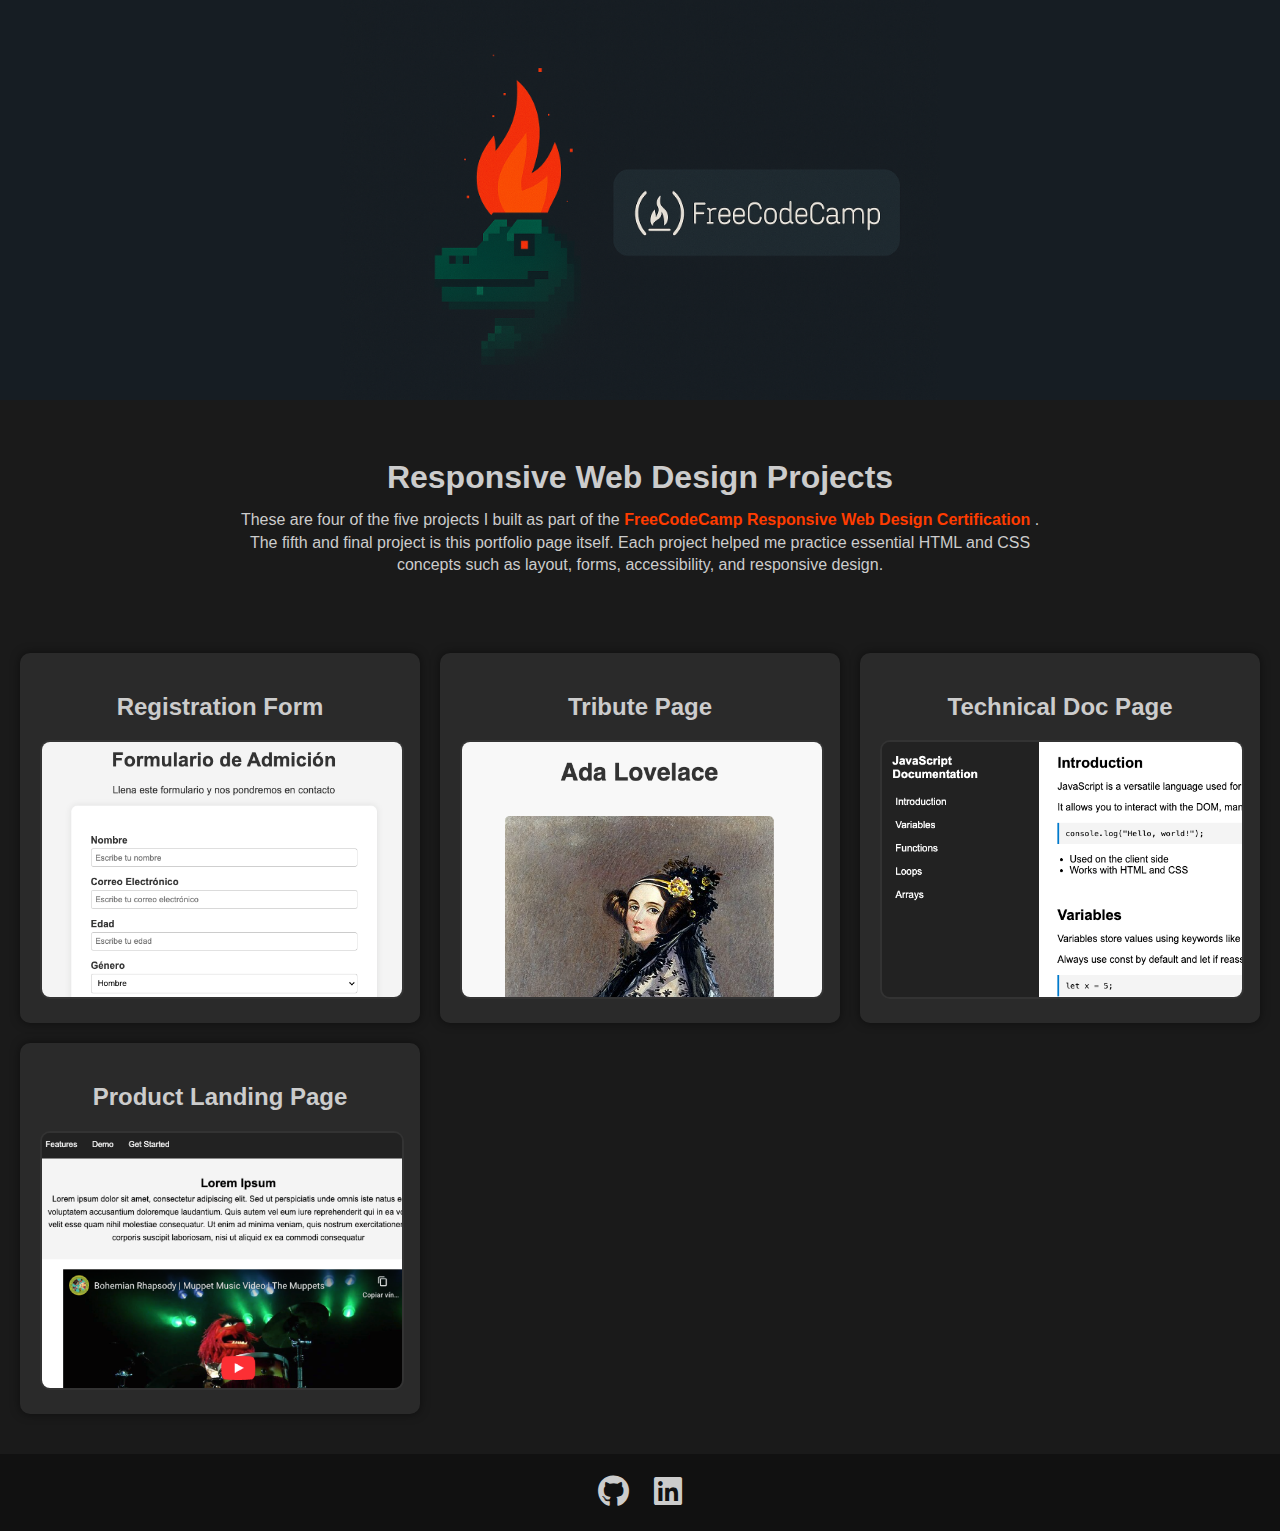
<file: index.html>
<!DOCTYPE html>
<html lang="en">
<head>
  <meta charset="UTF-8" />
  <meta name="viewport" content="width=device-width, initial-scale=1.0" />
  <title>Portfolio</title>
  <link rel="stylesheet" href="styles.css" />
  <link rel="stylesheet" href="https://cdnjs.cloudflare.com/ajax/libs/font-awesome/6.5.0/css/all.min.css" crossorigin="anonymous" />
</head>
<body>
  <header>
  <img src="assets/images/banner-caiman.png" alt="Portfolio banner" class="banner-img" />
  </header>

  <section class="intro">
    <h1>Responsive Web Design Projects</h1>
    <p>
      These are four of the five projects I built as part of the 
      <a href="https://www.freecodecamp.org/learn/2022/responsive-web-design/" target="_blank">
        FreeCodeCamp Responsive Web Design Certification
      </a>.
      The fifth and final project is this portfolio page itself. Each project helped me practice essential HTML and CSS concepts such as layout, forms, accessibility, and responsive design.
    </p>
  </section>

  <main>
    <div class="project">
      <h2>Registration Form</h2>
      <a href="pages/project1-registration-form/index.html"><img src="assets/images/img-p1.png" alt="Screenshot of Registration Form" class="project-thumb"></a>
    </div>
    <div class="project">
      <h2>Tribute Page</h2>
      <a href="pages/project2-tribute-page/index.html"><img src="assets/images/img-p2.png" alt="Screenshot of Tribute Page" class="project-thumb"></a>
    </div>
    <div class="project">
      <h2>Technical Doc Page</h2>
      <a href="pages/project3-tech-doc-page/index.html"><img src="assets/images/img-p3.png" alt="Screenshot of Tech Documentatio Page" class="project-thumb"></a>
    </div>
    <div class="project">
      <h2>Product Landing Page</h2>
      <a href="pages/project4-product-landing/index.html" class="btn"><img src="assets/images/img-p4.png" alt="Screenshot of ProductLanding Page" class="project-thumb"></a>
    </div>
  </main>

  <footer>
    <a href="https://github.com/CaimanBrujo" target="_blank"><i class="fab fa-github"></i></a>
    <a href="https://www.linkedin.com/in/nicol%C3%A1s-emanuel-bugedo-0a562a358/" target="_blank"><i class="fab fa-linkedin"></i></a>
  </footer>
</body>
</html>
</file>
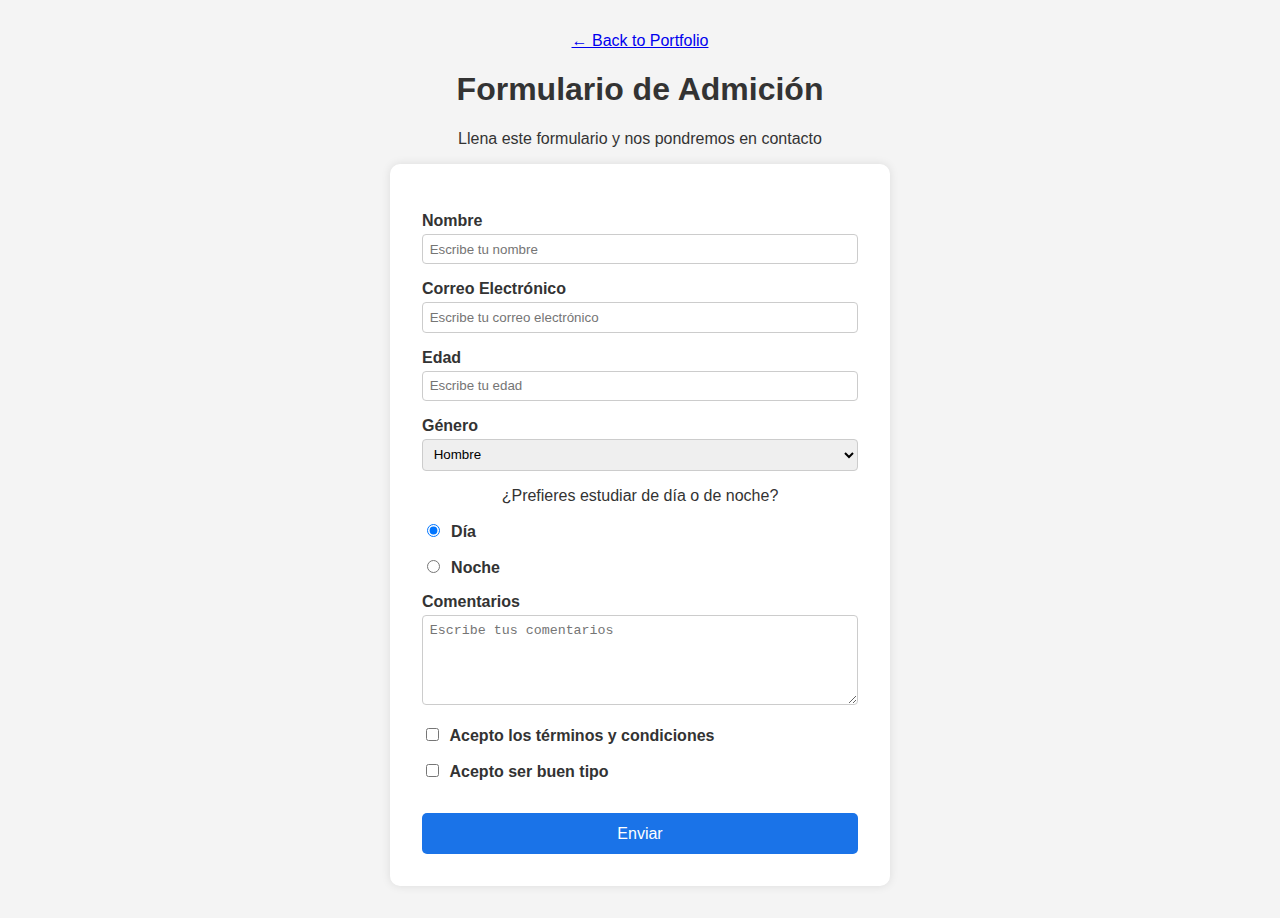
<file: pages/project1-registration-form/index.html>
<!DOCTYPE html>
<html lang="es">
<head>
  <meta charset="UTF-8">
  <meta name="viewport" content="width=device-width, initial-scale=1.0">
  <title>Formulario de Admisión</title>
  <link rel="stylesheet" href="styles.css">
</head>
<body>
  <div class="topbar">
    <a href="../../index.html" class="back-button">← Back to Portfolio</a>
  </div>

  <h1 id="title">Formulario de Admición</h1>
  <p id="description">Llena este formulario y nos pondremos en contacto</p>

  <!-- Formulario de contacto -->
  <form id="survey-form">
    <!-- Nombre -->
    <label for="name" id="name-label">Nombre</label>
    <input 
      type="text" 
      id="name" 
      name="name" 
      placeholder="Escribe tu nombre" 
      required>

    <!-- Email -->
    <label for="email" id="email-label">Correo Electrónico</label>
    <input 
      type="email" 
      id="email" 
      name="email" 
      placeholder="Escribe tu correo electrónico" 
      required>

    <!-- Edad -->
    <label for="number" id="number-label">Edad</label>
    <input 
      type="number" 
      id="number" 
      name="number"
      max="120"
      min="13"
      placeholder="Escribe tu edad"
      required>

    <!-- Género -->
    <label for="dropdown" id="dropdown-label">Género</label>
    <select name="dropdown" id="dropdown">
      <option value="hombre">Hombre</option>
      <option value="mujer">Mujer</option>  
    </select>

    <!-- Preferencia horaria -->
    <p>¿Prefieres estudiar de día o de noche?</p>
    <label for="dia">
      <input type="radio" id="dia" name="preferencia" value="dia" required checked>
      Día
    </label>
    
    <label for="noche">
      <input type="radio" id="noche" name="preferencia" value="noche">
      Noche
    </label>

    <!-- Comentarios -->
    <label for="textarea" id="textarea-label">Comentarios</label>
    <textarea
      id="textarea"
      name="textarea"
      placeholder="Escribe tus comentarios"
      rows="5"
      cols="33"
      required></textarea>

    <!-- Checkbox -->
    <label>
  <input type="checkbox" id="terminos" name="condiciones" value="acepto-terminos" required>
  Acepto los términos y condiciones
</label>

<label>
  <input type="checkbox" id="buentipo" name="buentipo" value="acepto-buentipo" required>
  Acepto ser buen tipo
</label>


    <!-- Botón de enviar -->
    <button type="submit" id="submit">Enviar</button>
  </form>
</body>
</html>
</file>
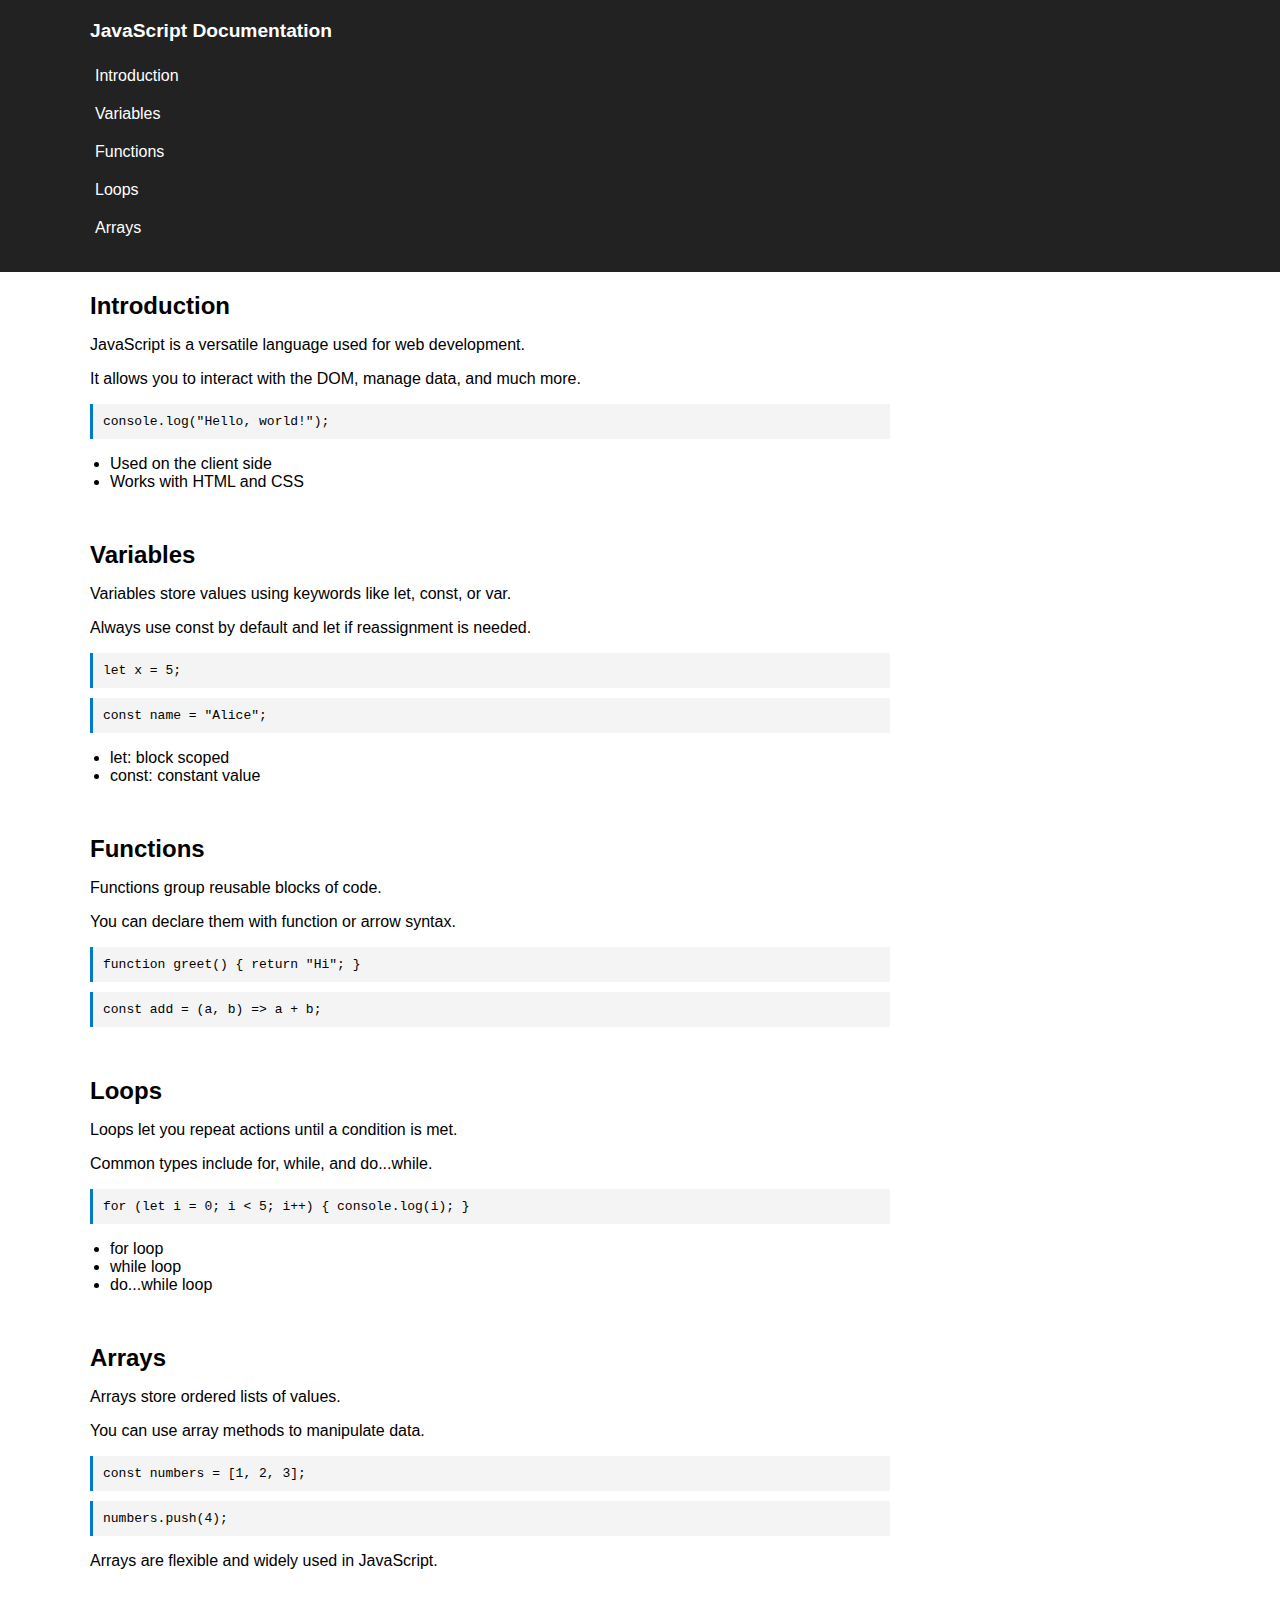
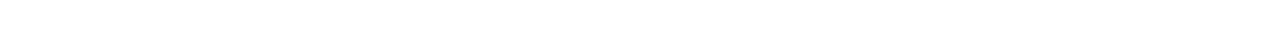
<file: pages/project3-tech-doc-page/index.html>
<!DOCTYPE html>
<html lang="en">
  <head>
    <meta charset="UTF-8" />
    <meta name="viewport" content="width=device-width, initial-scale=1.0" />
    <title>JavaScript Docs</title>
    <link rel="stylesheet" href="styles.css" />
  </head>
  <body>
    <!-- NAVBAR  -->
    <nav id="navbar">
      <header>JavaScript Documentation</header>
      <a class="nav-link" href="#Introduction">Introduction</a>
      <a class="nav-link" href="#Variables">Variables</a>
      <a class="nav-link" href="#Functions">Functions</a>
      <a class="nav-link" href="#Loops">Loops</a>
      <a class="nav-link" href="#Arrays">Arrays</a>
    </nav>

    <!-- MAIN -->
    <main id="main-doc">
      <section class="main-section" id="Introduction">
        <header>Introduction</header>
        <p>JavaScript is a versatile language used for web development.</p>
        <p>It allows you to interact with the DOM, manage data, and much more.</p>
        <code>console.log("Hello, world!");</code>
        <ul>
          <li>Used on the client side</li>
          <li>Works with HTML and CSS</li>
        </ul>
      </section>

      <section class="main-section" id="Variables">
        <header>Variables</header>
        <p>Variables store values using keywords like let, const, or var.</p>
        <p>Always use const by default and let if reassignment is needed.</p>
        <code>let x = 5;</code>
        <code>const name = "Alice";</code>
        <ul>
          <li>let: block scoped</li>
          <li>const: constant value</li>
        </ul>
      </section>

      <section class="main-section" id="Functions">
        <header>Functions</header>
        <p>Functions group reusable blocks of code.</p>
        <p>You can declare them with function or arrow syntax.</p>
        <code>function greet() { return "Hi"; }</code>
        <code>const add = (a, b) => a + b;</code>
      </section>

      <section class="main-section" id="Loops">
        <header>Loops</header>
        <p>Loops let you repeat actions until a condition is met.</p>
        <p>Common types include for, while, and do...while.</p>
        <code>for (let i = 0; i < 5; i++) { console.log(i); }</code>
        <ul>
          <li>for loop</li>
          <li>while loop</li>
          <li>do...while loop</li>
        </ul>
      </section>

      <section class="main-section" id="Arrays">
        <header>Arrays</header>
        <p>Arrays store ordered lists of values.</p>
        <p>You can use array methods to manipulate data.</p>
        <code>const numbers = [1, 2, 3];</code>
        <code>numbers.push(4);</code>
        <p>Arrays are flexible and widely used in JavaScript.</p>
      </section>
    </main>
  </body>
</html>
</file>
<file: styles.css>
/* GENERAL */
body {
  margin: 0;
  font-family: Arial, sans-serif;
  background-color: #1a1a1a;
  color: #ccc;
}

/* HEADER */
.banner-img {
  width: 100%;
  height: auto;
  display: block;
  max-height: 400px;
  object-fit: contain; 
}

/* HEADER */
header {
  background-color: #161d23;
  width: 100%;
}

/* INTRO */
.intro {
  padding: 40px 20px 20px 20px;
  max-width: 800px;
  margin: 0 auto;
  text-align: center;
  color: #ccc;
  line-height: 1.4rem;
}

.intro h1 {
  font-size: 2em;
  margin-bottom: 10px;
  line-height: 2rem;
}

.intro a {
  color: #ff3c00;
  text-decoration: none;
  font-weight: bold;
}

.intro a:hover {
  text-decoration: underline;
}

/* MAIN */
main {
  display: grid;
  grid-template-columns: repeat(auto-fit, minmax(300px, 1fr));
  gap: 20px;
  padding: 40px 20px;
}

.project {
  background-color: #2a2a2a;
  padding: 20px;
  border-radius: 10px;
  text-align: center;
  box-shadow: 0 0 10px rgba(0,0,0,0.5);
}

.project-thumb {
  width: 100%;
  max-width: 700px;
  border-radius: 10px;
  border: 2px solid #333333;
}

/* FOOTER */
footer {
  background-color: #111;
  text-align: center;
  padding: 20px;
}

footer a {
  color: #ccc;
  font-size: 2em;
  margin: 0 10px;
  transition: color 0.3s;
}

footer a:hover {
  color: white;
}
</file>
<file: pages/project1-registration-form/styles.css>
* {
  box-sizing: border-box;
}

body {
  font-family: Arial, sans-serif;
  background-color: #f4f4f4;
  color: #333;
  padding: 2em;
  margin: 0;
  text-align: center;
}

form {
  background-color: white;
  padding: 2em;
  border-radius: 10px;
  max-width: 500px;
  margin: auto;
  box-shadow: 0 0 10px rgba(0, 0, 0, 0.1);
  text-align: left;
}

h1, p {
  text-align: center;
}

label {
  display: block;
  margin-top: 1em;
  font-weight: bold;
}

input[type="text"],
input[type="email"],
input[type="number"],
select,
textarea {
  width: 100%;
  padding: 0.5em;
  margin-top: 0.3em;
  border: 1px solid #ccc;
  border-radius: 4px;
}

input[type="radio"],
input[type="checkbox"] {
  margin-right: 0.5em;
}

button {
  margin-top: 2em;
  padding: 0.7em 1.5em;
  border: none;
  background-color: #1a73e8;
  color: white;
  font-size: 1em;
  border-radius: 5px;
  cursor: pointer;
  width: 100%;
}

button:hover {
  background-color: #155ab6;
}
</file>
<file: pages/project3-tech-doc-page/styles.css>
/* GENERAL STYLES */
body {
  margin: 0;
  font-family: Arial, sans-serif;
  display: flex;
   flex-direction: column;
}

.topbar {
  background-color: #1a1a1a; /* gris oscuro */
  padding: 10px 20px;
  text-align: left; /* alineado a la izquierda */
}

.back-button {
  color: #ff3c00 !important;
  text-decoration: none;
  font-weight: bold;
  font-size: 1.1em;
  display: inline-block;
}

.back-button:hover {
  text-decoration: underline;
}


/* -------------
   NAVBAR 
----------------*/
#navbar {
  position: relative;
  width: 100%;
  height: auto;
  top: 0;
  left: 0;
  
  background-color: #222;
  color: #fff;
  padding: 20px;
  overflow-y: auto;
}

#navbar header {
  margin-left: 70px;
  font-size: 1.2em;
  font-weight: bold;
  margin-bottom: 20px;
  
}

.nav-link {
  margin-left: 70px;
  display: block;
  color: white;
  text-decoration: none;
  margin-bottom: 10px;
  padding: 5px;
}

.nav-link:hover {
  background-color: #444;
}

/* ------------------
   MAIN
-------------------*/
#main-doc {
  margin-left: 70px;
  padding: 20px;
  max-width: 800px;
  
}

.main-section {
  margin-bottom: 50px;
}

.main-section header {
  font-size: 1.5em;
  font-weight: bold;
  margin-bottom: 10px;
}

code {
  display: block;
  background-color: #f4f4f4;
  padding: 10px;
  margin: 10px 0;
  border-left: 3px solid #007acc;
}

ul {
  padding-left: 20px;
}

/* ----------------
   MEDIA QUERY 
--------------------*/
@media (max-width: 768px) {
  body {
    flex-direction: column;
  }

  #navbar {
    position: relative;
    width: 100%;
    height: auto;
  }

  #main-doc,
  #navbar,
  #navbar header,
  .nav-link  {
    margin-left: 0;
  }
}
</file>
